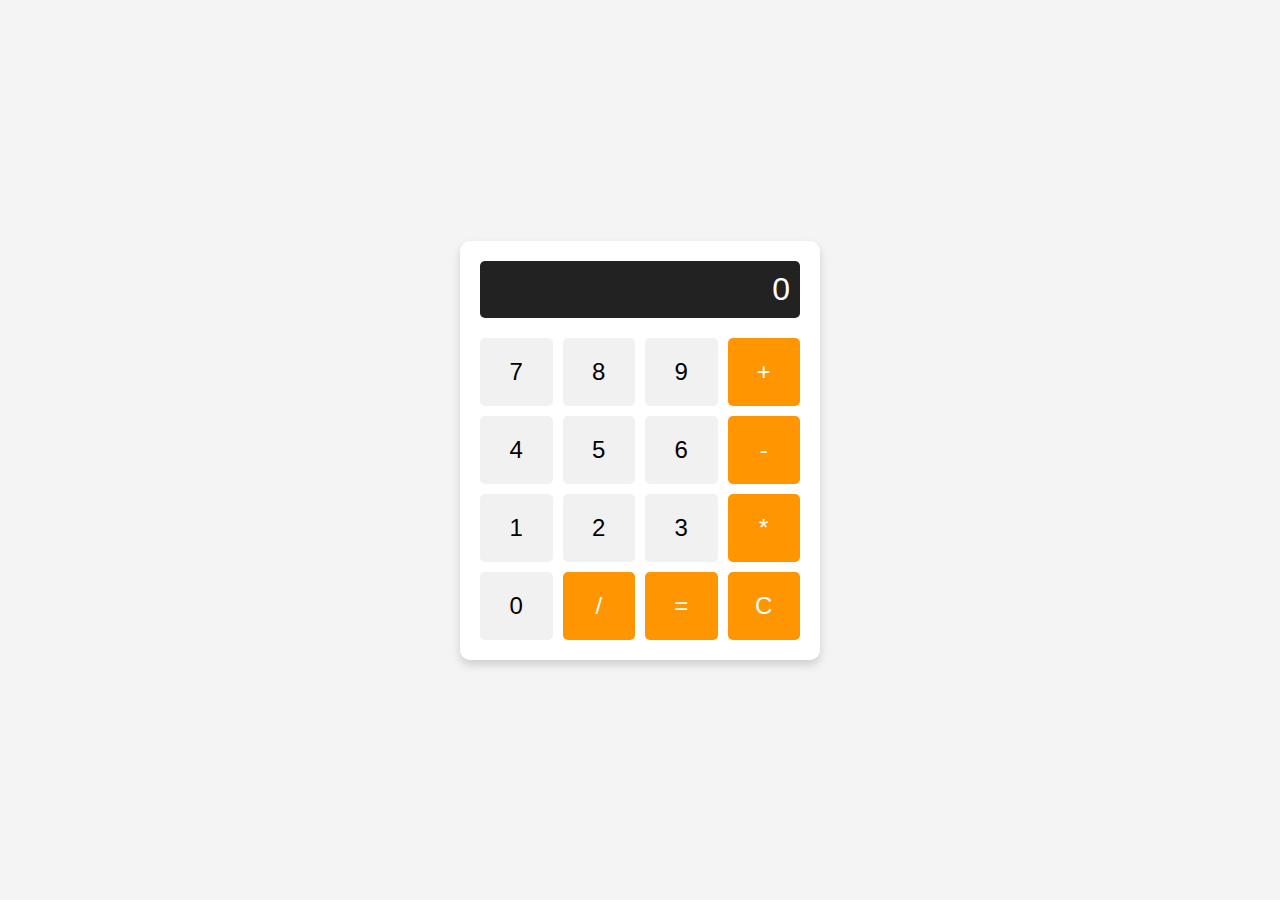
<file: calculator/index.html>
<!DOCTYPE html>
<html lang="en">
<head>
    <meta charset="UTF-8">
    <meta name="viewport" content="width=device-width, initial-scale=1.0">
    <title>Professional Calculator</title>
    <link rel="stylesheet" href="styles.css">
</head>
<body>
    <div class="calculator">
        <div class="display" id="display">0</div>
        <div class="buttons">
            <button class="btn" data-value="7">7</button>
            <button class="btn" data-value="8">8</button>
            <button class="btn" data-value="9">9</button>
            <button class="btn operator" data-value="+">+</button>
            <button class="btn" data-value="4">4</button>
            <button class="btn" data-value="5">5</button>
            <button class="btn" data-value="6">6</button>
            <button class="btn operator" data-value="-">-</button>
            <button class="btn" data-value="1">1</button>
            <button class="btn" data-value="2">2</button>
            <button class="btn" data-value="3">3</button>
            <button class="btn operator" data-value="*">*</button>
            <button class="btn" data-value="0">0</button>
            <button class="btn operator" data-value="/">/</button>
            <button class="btn operator" data-value="=">=</button>
            <button class="btn operator" data-value="C">C</button>
        </div>
    </div>
    <script src="script.js"></script>
</body>
</html>
</file>
<file: calculator/styles.css>
body {
    display: flex;
    justify-content: center;
    align-items: center;
    height: 100vh;
    background-color: #f4f4f4;
    margin: 0;
    font-family: Arial, sans-serif;
}

.calculator {
    background-color: #fff;
    border-radius: 10px;
    box-shadow: 0 5px 10px rgba(0, 0, 0, 0.15);
    padding: 20px;
    width: 320px;
}

.display {
    background-color: #222;
    color: #fff;
    font-size: 2em;
    padding: 10px;
    border-radius: 5px;
    text-align: right;
    margin-bottom: 20px;
}

.buttons {
    display: grid;
    grid-template-columns: repeat(4, 1fr);
    gap: 10px;
}

.btn {
    background-color: #f1f1f1;
    border: none;
    border-radius: 5px;
    padding: 20px;
    font-size: 1.5em;
    cursor: pointer;
    transition: background-color 0.3s;
}

.btn:hover {
    background-color: #e1e1e1;
}

.operator {
    background-color: #ff9500;
    color: #fff;
}

.operator:hover {
    background-color: #e08600;
}
</file>
